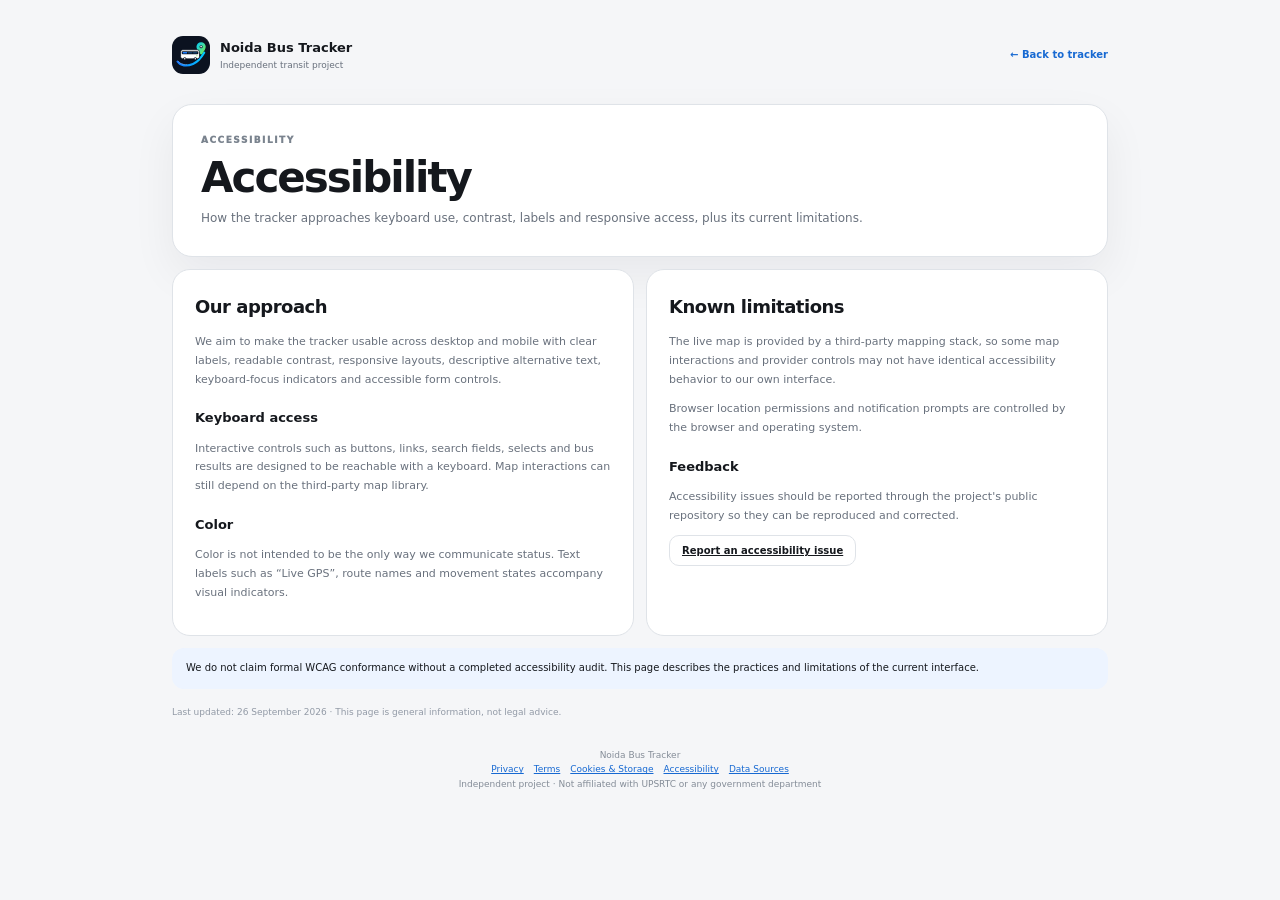
<file: frontend/accessibility.html>
<!DOCTYPE html><html lang="en"><head><meta charset="UTF-8"><meta name="viewport" content="width=device-width,initial-scale=1.0"><meta name="theme-color" content="#f5f6f8"><title>Accessibility · Noida Bus Tracker</title><link rel="icon" href="assets/noida-bus-tracker-mark.svg" type="image/svg+xml"><link rel="stylesheet" href="legal.css"></head><body><div class="legal-wrap"><nav class="legal-top"><a class="legal-brand" href="./"><img class="legal-brand-mark" src="assets/noida-bus-tracker-mark.svg" alt="Noida Bus Tracker logo"><span><strong>Noida Bus Tracker</strong><small>Independent transit project</small></span></a><a class="legal-back" href="./">← Back to tracker</a></nav><section class="legal-hero"><div class="legal-kicker">ACCESSIBILITY</div><h1>Accessibility</h1><p>How the tracker approaches keyboard use, contrast, labels and responsive access, plus its current limitations.</p></section><section class="legal-grid"><article class="legal-card"><h2>Our approach</h2><p>We aim to make the tracker usable across desktop and mobile with clear labels, readable contrast, responsive layouts, descriptive alternative text, keyboard-focus indicators and accessible form controls.</p><h3>Keyboard access</h3><p>Interactive controls such as buttons, links, search fields, selects and bus results are designed to be reachable with a keyboard. Map interactions can still depend on the third-party map library.</p><h3>Color</h3><p>Color is not intended to be the only way we communicate status. Text labels such as “Live GPS”, route names and movement states accompany visual indicators.</p></article><article class="legal-card"><h2>Known limitations</h2><p>The live map is provided by a third-party mapping stack, so some map interactions and provider controls may not have identical accessibility behavior to our own interface.</p><p>Browser location permissions and notification prompts are controlled by the browser and operating system.</p><h3>Feedback</h3><p>Accessibility issues should be reported through the project's public repository so they can be reproduced and corrected.</p><a class="legal-btn secondary" href="https://github.com/Aryan1684/noida-bus-tracker/issues">Report an accessibility issue</a></article></section><div class="legal-note">We do not claim formal WCAG conformance without a completed accessibility audit. This page describes the practices and limitations of the current interface.</div><div class="legal-meta">Last updated: 26 September 2026 · This page is general information, not legal advice.</div><footer class="legal-footer"><span>Noida Bus Tracker</span><div><a href="privacy.html">Privacy</a><a href="terms.html">Terms</a><a href="cookies.html">Cookies & Storage</a><a href="accessibility.html">Accessibility</a><a href="data-sources.html">Data Sources</a></div><div>Independent project · Not affiliated with UPSRTC or any government department</div></footer></div></body></html>
</file>
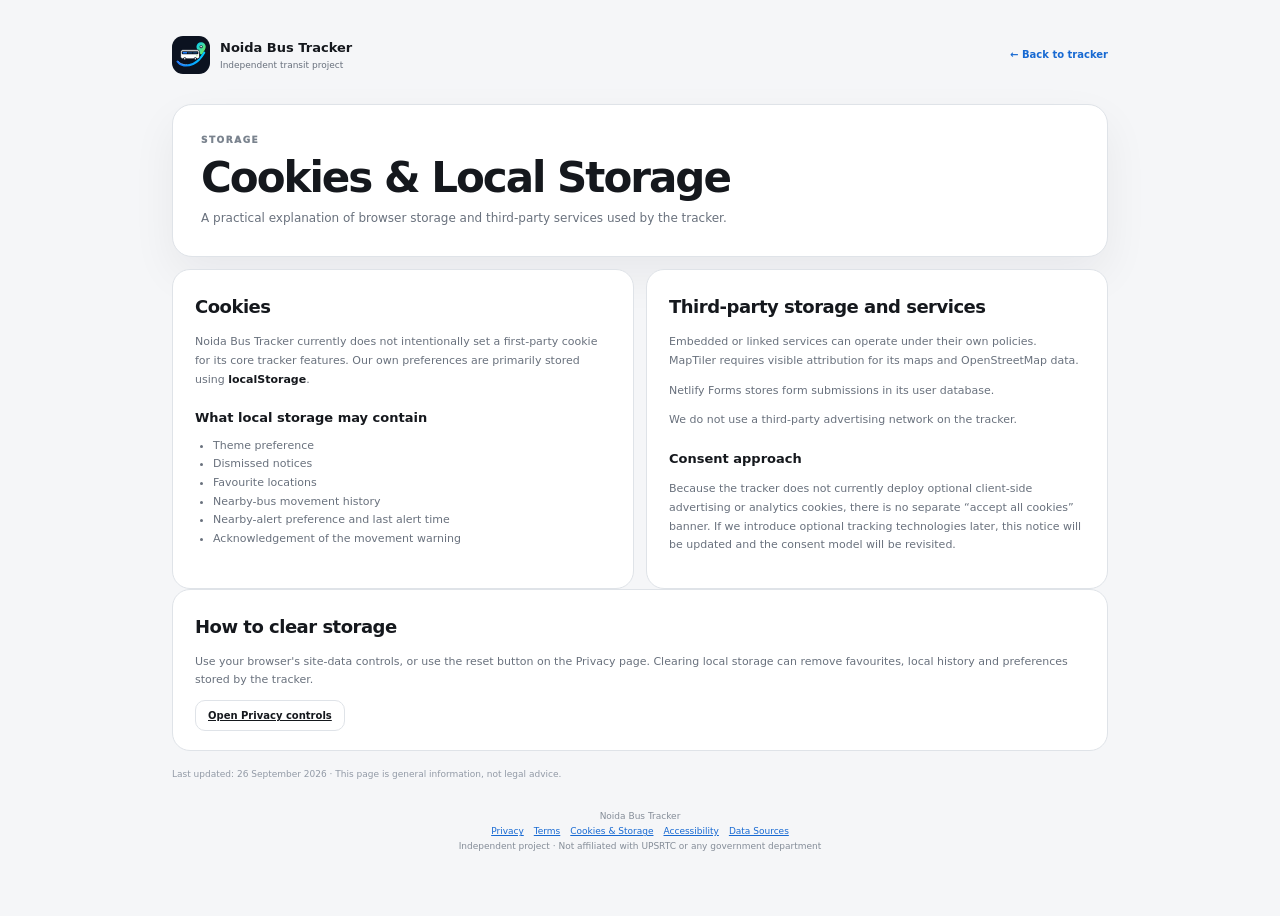
<file: frontend/cookies.html>
<!DOCTYPE html><html lang="en"><head><meta charset="UTF-8"><meta name="viewport" content="width=device-width,initial-scale=1.0"><meta name="theme-color" content="#f5f6f8"><title>Cookies & Local Storage · Noida Bus Tracker</title><link rel="icon" href="assets/noida-bus-tracker-mark.svg" type="image/svg+xml"><link rel="stylesheet" href="legal.css"></head><body><div class="legal-wrap"><nav class="legal-top"><a class="legal-brand" href="./"><img class="legal-brand-mark" src="assets/noida-bus-tracker-mark.svg" alt="Noida Bus Tracker logo"><span><strong>Noida Bus Tracker</strong><small>Independent transit project</small></span></a><a class="legal-back" href="./">← Back to tracker</a></nav><section class="legal-hero"><div class="legal-kicker">STORAGE</div><h1>Cookies & Local Storage</h1><p>A practical explanation of browser storage and third-party services used by the tracker.</p></section><section class="legal-grid"><article class="legal-card"><h2>Cookies</h2><p>Noida Bus Tracker currently does not intentionally set a first-party cookie for its core tracker features. Our own preferences are primarily stored using <strong>localStorage</strong>.</p><h3>What local storage may contain</h3><ul><li>Theme preference</li><li>Dismissed notices</li><li>Favourite locations</li><li>Nearby-bus movement history</li><li>Nearby-alert preference and last alert time</li><li>Acknowledgement of the movement warning</li></ul></article><article class="legal-card"><h2>Third-party storage and services</h2><p>Embedded or linked services can operate under their own policies. MapTiler requires visible attribution for its maps and OpenStreetMap data. </p><p>Netlify Forms stores form submissions in its user database. </p><p>We do not use a third-party advertising network on the tracker.</p><h3>Consent approach</h3><p>Because the tracker does not currently deploy optional client-side advertising or analytics cookies, there is no separate “accept all cookies” banner. If we introduce optional tracking technologies later, this notice will be updated and the consent model will be revisited.</p></article></section><section class="legal-card"><h2>How to clear storage</h2><p>Use your browser's site-data controls, or use the reset button on the Privacy page. Clearing local storage can remove favourites, local history and preferences stored by the tracker.</p><a class="legal-btn secondary" href="privacy.html">Open Privacy controls</a></section><div class="legal-meta">Last updated: 26 September 2026 · This page is general information, not legal advice.</div><footer class="legal-footer"><span>Noida Bus Tracker</span><div><a href="privacy.html">Privacy</a><a href="terms.html">Terms</a><a href="cookies.html">Cookies & Storage</a><a href="accessibility.html">Accessibility</a><a href="data-sources.html">Data Sources</a></div><div>Independent project · Not affiliated with UPSRTC or any government department</div></footer></div></body></html>
</file>
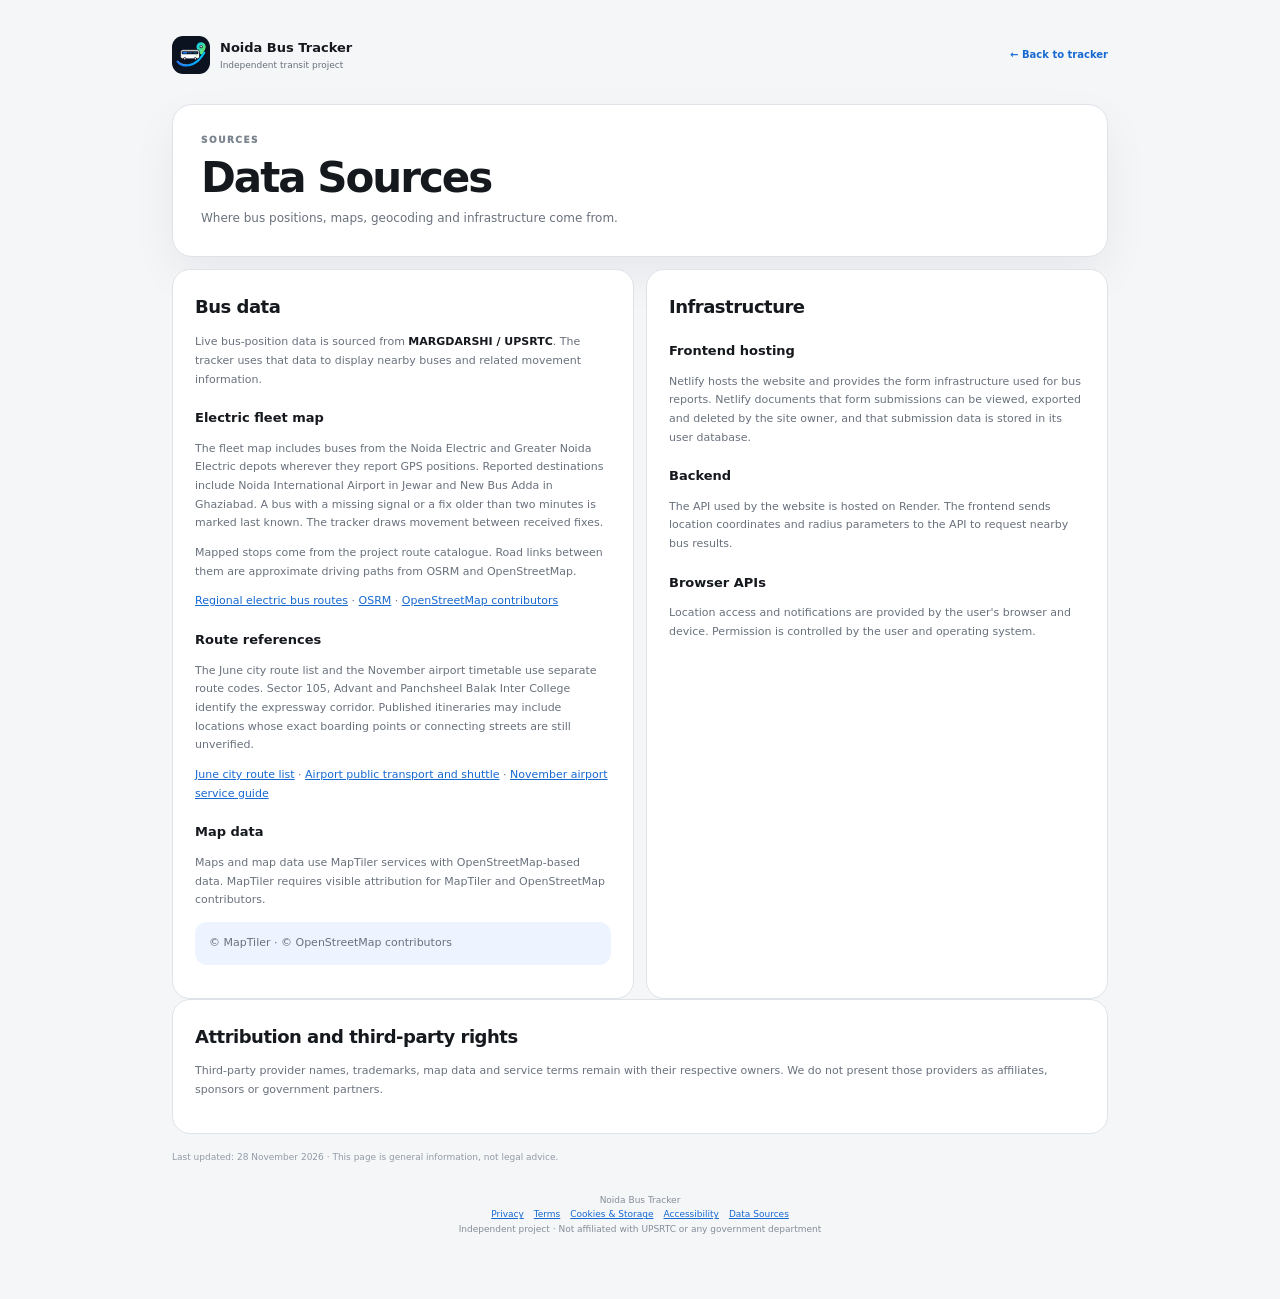
<file: frontend/data-sources.html>
<!DOCTYPE html><html lang="en"><head><meta charset="UTF-8"><meta name="viewport" content="width=device-width,initial-scale=1.0"><meta name="theme-color" content="#f5f6f8"><title>Data Sources · Noida Bus Tracker</title><link rel="icon" href="assets/noida-bus-tracker-mark.svg" type="image/svg+xml"><link rel="stylesheet" href="legal.css"></head><body><div class="legal-wrap"><nav class="legal-top"><a class="legal-brand" href="./"><img class="legal-brand-mark" src="assets/noida-bus-tracker-mark.svg" alt="Noida Bus Tracker logo"><span><strong>Noida Bus Tracker</strong><small>Independent transit project</small></span></a><a class="legal-back" href="./">← Back to tracker</a></nav><section class="legal-hero"><div class="legal-kicker">SOURCES</div><h1>Data Sources</h1><p>Where bus positions, maps, geocoding and infrastructure come from.</p></section><section class="legal-grid"><article class="legal-card"><h2>Bus data</h2><p>Live bus-position data is sourced from <strong>MARGDARSHI / UPSRTC</strong>. The tracker uses that data to display nearby buses and related movement information.</p><h3>Electric fleet map</h3><p>The fleet map includes buses from the Noida Electric and Greater Noida Electric depots wherever they report GPS positions. Reported destinations include Noida International Airport in Jewar and New Bus Adda in Ghaziabad. A bus with a missing signal or a fix older than two minutes is marked last known. The tracker draws movement between received fixes.</p><p>Mapped stops come from the project route catalogue. Road links between them are approximate driving paths from OSRM and OpenStreetMap. </p><p><a href="https://www.ndtv.com/india-news/yogi-adityanath-flags-off-45-electric-buses-in-up-inaugurates-noida-depot-11627518">Regional electric bus routes</a> · <a href="https://project-osrm.org/">OSRM</a> · <a href="https://www.openstreetmap.org/copyright">OpenStreetMap contributors</a></p><h3>Route references</h3><p>The June city route list and the November airport timetable use separate route codes. Sector 105, Advant and Panchsheel Balak Inter College identify the expressway corridor. Published itineraries may include locations whose exact boarding points or connecting streets are still unverified.</p><p><a href="https://ndtv.in/utility-news/noida-greater-noida-e-buses-new-routes-released-check-full-list-11642604">June city route list</a> · <a href="https://www.niairport.in/en/passengers/transport/transport/public-transport">Airport public transport and shuttle</a> · <a href="https://nia-bus-schedule.netlify.app/">November airport service guide</a></p><h3>Map data</h3><p>Maps and map data use MapTiler services with OpenStreetMap-based data. MapTiler requires visible attribution for MapTiler and OpenStreetMap contributors. </p><p class="legal-note">© MapTiler · © OpenStreetMap contributors</p></article><article class="legal-card"><h2>Infrastructure</h2><h3>Frontend hosting</h3><p>Netlify hosts the website and provides the form infrastructure used for bus reports. Netlify documents that form submissions can be viewed, exported and deleted by the site owner, and that submission data is stored in its user database. </p><h3>Backend</h3><p>The API used by the website is hosted on Render. The frontend sends location coordinates and radius parameters to the API to request nearby bus results.</p><h3>Browser APIs</h3><p>Location access and notifications are provided by the user's browser and device. Permission is controlled by the user and operating system.</p></article></section><section class="legal-card"><h2>Attribution and third-party rights</h2><p>Third-party provider names, trademarks, map data and service terms remain with their respective owners. We do not present those providers as affiliates, sponsors or government partners.</p></section><div class="legal-meta">Last updated: 28 November 2026 · This page is general information, not legal advice.</div><footer class="legal-footer"><span>Noida Bus Tracker</span><div><a href="privacy.html">Privacy</a><a href="terms.html">Terms</a><a href="cookies.html">Cookies & Storage</a><a href="accessibility.html">Accessibility</a><a href="data-sources.html">Data Sources</a></div><div>Independent project · Not affiliated with UPSRTC or any government department</div></footer></div></body></html>
</file>
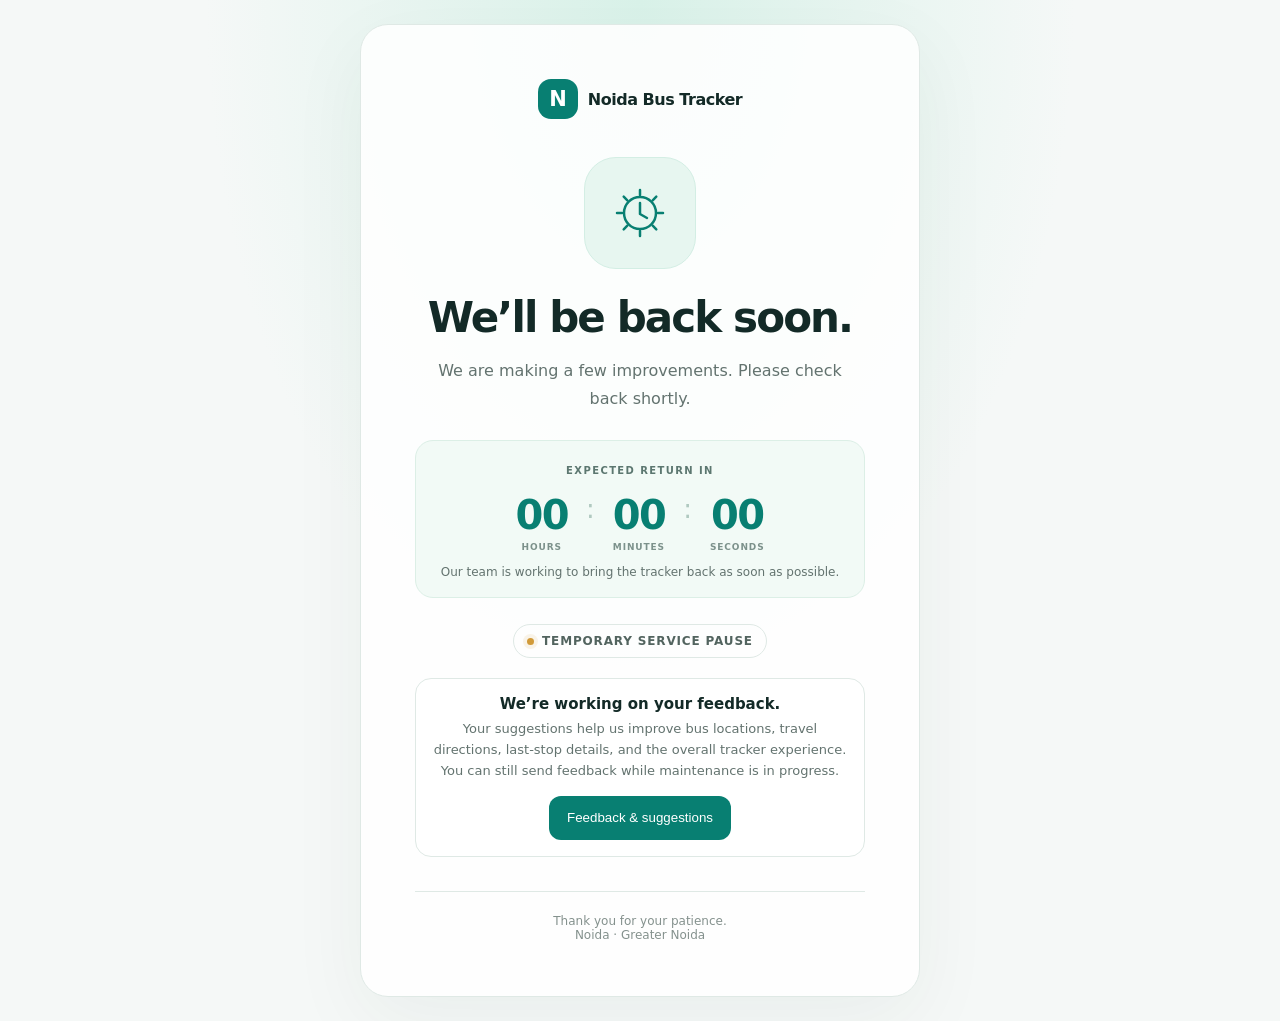
<file: frontend/maintenance.html>
<!doctype html>
<html lang="en">
<head>
<meta charset="utf-8">
<meta name="viewport" content="width=device-width, initial-scale=1">
<meta name="theme-color" content="#f5f8f7">
<meta name="robots" content="noindex, nofollow">
<title>Temporarily unavailable | Noida Bus Tracker</title>
<style>
:root{color-scheme:light;--ink:#132a27;--muted:#63736f;--teal:#087f72;--line:#dfe9e5;--paper:#fff}
*{box-sizing:border-box}body{margin:0;min-height:100svh;background:radial-gradient(ellipse at 50% 0%,#d9f2e9 0,transparent 48%),#f5f8f7;color:var(--ink);font-family:Inter,ui-sans-serif,system-ui,-apple-system,BlinkMacSystemFont,"Segoe UI",sans-serif;display:grid;place-items:center;padding:24px}
main{width:min(100%,560px);text-align:center;background:rgba(255,255,255,.88);border:1px solid var(--line);border-radius:28px;padding:clamp(28px,6vw,54px);box-shadow:0 24px 80px #173b2c0d}
.brand{display:inline-flex;align-items:center;gap:10px;font-weight:750;letter-spacing:-.03em;margin-bottom:38px}.mark{width:40px;height:40px;display:grid;place-items:center;border-radius:13px;background:var(--teal);color:#fff;font-size:21px}
.visual{width:112px;height:112px;margin:0 auto 26px;display:grid;place-items:center;border-radius:32px;background:#e7f6f0;border:1px solid #d3eee4;color:var(--teal)}
h1{font-size:clamp(30px,6vw,42px);line-height:1.1;letter-spacing:-.045em;margin:0 0 16px}p{font-size:16px;line-height:1.75;color:var(--muted);margin:0 auto;max-width:420px}
.status{display:inline-flex;align-items:center;gap:8px;margin:26px 0 0;padding:9px 13px;border:1px solid var(--line);border-radius:99px;font-size:12px;font-weight:700;letter-spacing:.07em;text-transform:uppercase;color:#52645f}.dot{width:7px;height:7px;background:#d19a39;border-radius:50%;box-shadow:0 0 0 4px #d19a391c}
.countdown{margin:27px 0 0;padding:18px 12px 14px;background:#f2faf6;border:1px solid #dcefe6;border-radius:18px}.countdown-label{font-size:10px;font-weight:800;letter-spacing:.14em;color:#5c7770}.timer{display:flex;align-items:center;justify-content:center;gap:clamp(8px,3vw,18px);margin:14px 0 8px;font-variant-numeric:tabular-nums}.timer span{display:flex;flex-direction:column;gap:4px;min-width:52px}.timer b{font-size:clamp(27px,7vw,40px);letter-spacing:-.04em;color:var(--teal)}.timer small{font-size:9px;font-weight:800;letter-spacing:.1em;color:#7c918b}.timer i{font-style:normal;font-size:26px;color:#b0c9c0;align-self:flex-start;margin-top:2px}.countdown #countdownNote{font-size:12px;margin-top:10px}.visual{animation:float 3s ease-in-out infinite}.visual svg{animation:spin 18s linear infinite}@keyframes float{0%,100%{transform:translateY(0)}50%{transform:translateY(-6px)}}@keyframes spin{to{transform:rotate(360deg)}}@media(prefers-reduced-motion:reduce){*,*::before,*::after{animation:none!important;scroll-behavior:auto!important}}footer{margin-top:34px;padding-top:22px;border-top:1px solid var(--line);font-size:12px;color:#84918d}.feedback-note{margin:20px auto 0;padding:16px;border:1px solid var(--line);border-radius:16px;background:#fff}.feedback-note strong{display:block;font-size:15px;margin-bottom:6px}.feedback-note p{font-size:13px;line-height:1.6}.feedback-button,.feedback-submit{display:inline-flex;align-items:center;justify-content:center;min-height:44px;margin-top:14px;padding:0 18px;border:0;border-radius:12px;background:var(--teal);color:#fff;font:700 14px inherit;text-decoration:none;cursor:pointer}.feedback-form{display:none;margin-top:16px;text-align:left}.feedback-form.open{display:block}.feedback-form label{display:block;margin:12px 0 6px;font-size:12px;font-weight:700;color:#405750}.feedback-form select,.feedback-form textarea{width:100%;border:1px solid var(--line);border-radius:10px;padding:11px;font:inherit;color:var(--ink);background:#fff}.feedback-form textarea{min-height:100px;resize:vertical}.feedback-form .help{font-size:11px;margin-top:9px}.feedback-status{font-size:12px;margin-top:10px}.feedback-submit:disabled{opacity:.6;cursor:wait}.feedback-button:focus-visible,.feedback-submit:focus-visible{outline:3px solid #8ed7c6;outline-offset:3px}
@media(max-width:420px){body{padding:14px}main{border-radius:22px}.brand{margin-bottom:30px}}
</style>
</head>
<body>
<main>
  <div class="brand"><span class="mark">N</span><span>Noida Bus Tracker</span></div>
  <div class="visual" aria-hidden="true"><svg width="60" height="60" viewBox="0 0 60 60" fill="none"><path d="M30 7v5M30 48v5M7 30h5M48 30h5M13.7 13.7l3.6 3.6m25.4 25.4 3.6 3.6m0-32.6-3.6 3.6M17.3 42.7l-3.6 3.6" stroke="currentColor" stroke-width="2.5" stroke-linecap="round"/><circle cx="30" cy="30" r="16" stroke="currentColor" stroke-width="2.5"/><path d="M30 20v11l7 4" stroke="currentColor" stroke-width="2.5" stroke-linecap="round" stroke-linejoin="round"/></svg></div>
  <h1>We’ll be back soon.</h1>
  <p id="message">We are making a few improvements. Please check back shortly.</p>
  <div class="countdown" aria-live="polite"><span class="countdown-label">EXPECTED RETURN IN</span><div class="timer" id="countdown"><span><b id="hours">00</b><small>HOURS</small></span><i>:</i><span><b id="minutes">00</b><small>MINUTES</small></span><i>:</i><span><b id="seconds">00</b><small>SECONDS</small></span></div><p id="countdownNote">We’ll automatically restore service when the timer ends.</p></div><div class="status"><span class="dot"></span> Temporary service pause</div>
  <section class="feedback-note" aria-labelledby="feedbackHeading">
    <strong id="feedbackHeading">We’re working on your feedback.</strong>
    <p>Your suggestions help us improve bus locations, travel directions, last-stop details, and the overall tracker experience. You can still send feedback while maintenance is in progress.</p>
    <button class="feedback-button" id="feedbackToggle" type="button" aria-expanded="false" aria-controls="maintenanceFeedbackForm">Feedback &amp; suggestions</button>
    <form class="feedback-form" id="maintenanceFeedbackForm">
      <label for="feedbackRating">How would you rate the tracker?</label>
      <select id="feedbackRating" required><option value="">Choose a rating</option><option value="5">5 · Excellent</option><option value="4">4 · Good</option><option value="3">3 · Okay</option><option value="2">2 · Poor</option><option value="1">1 · Very poor</option></select>
      <label for="feedbackType">What is your feedback about?</label>
      <select id="feedbackType" required><option value="">Choose a category</option><option value="general">General</option><option value="bus-data">Bus data / accuracy</option><option value="location">Location / map</option><option value="performance">Speed / performance</option><option value="design">Design / usability</option><option value="bug">Bug or problem</option><option value="other">Other</option></select>
      <label for="feedbackMessage">Your feedback or suggestion</label>
      <textarea id="feedbackMessage" maxlength="1000" required placeholder="What should we improve?"></textarea>
      <p class="help">Please do not include personal information such as your phone number or address.</p>
      <button class="feedback-submit" id="feedbackSubmit" type="submit">Send feedback</button>
      <p class="feedback-status" id="feedbackStatus" aria-live="polite"></p>
    </form>
  </section>
  <footer>Thank you for your patience.<br>Noida · Greater Noida</footer>
</main>
<script>
(function(){
  var endpoint=/^deploy-preview-\d+--noidabus\.netlify\.app$/.test(location.hostname) ? "/fleet-data/api/maintenance" : "https://noida-bus-tracker.onrender.com/api/maintenance";
  var feedbackEndpoint="https://api.web3forms.com/submit";
  var feedbackAccessKey="9f660460-b738-4ab4-88ae-2f986f049c5d";
  var endAt=null;
  var timer=document.getElementById("countdown");
  var note=document.getElementById("countdownNote");
  var statusCheckInFlight=false;
  var redirecting=false;
  function pad(n){return String(n).padStart(2,"0")}
  function returnToTracker(){
    if(redirecting)return;
    redirecting=true;
    note.textContent="Maintenance has ended. Returning you to the tracker…";
    window.location.replace("./");
  }
  function tick(){
    if(!endAt){timer.hidden=true;note.textContent="Our team is working to bring the tracker back as soon as possible.";return}
    timer.hidden=false;
    var total=Math.max(0,Math.floor((endAt-Date.now())/1000));
    document.getElementById("hours").textContent=pad(Math.floor(total/3600));
    document.getElementById("minutes").textContent=pad(Math.floor(total%3600/60));
    document.getElementById("seconds").textContent=pad(total%60);
    if(total<=0){
      note.textContent="Maintenance window ended. Returning to the tracker…";
      checkStatus();
      return;
    }
    note.textContent="Service is scheduled to return when this countdown reaches zero.";
  }
  function checkStatus(){
    if(statusCheckInFlight||redirecting)return;
    statusCheckInFlight=true;
    fetch(endpoint,{cache:"no-store"}).then(function(response){
      if(!response.ok)throw new Error("status unavailable");
      return response.json();
    }).then(function(state){
      if(!state.enabled){returnToTracker();return}
      document.getElementById("message").textContent=state.message||"We are making a few improvements. Please check back shortly.";
      endAt=state.expires_at==null?null:Number(state.expires_at);
      if(!Number.isFinite(endAt))endAt=null;
      timer.hidden=!endAt;
      tick();
    }).catch(function(){
      note.textContent="We’re still working on it. We’ll keep checking service status.";
    }).finally(function(){statusCheckInFlight=false;});
  }
  var feedbackToggle=document.getElementById("feedbackToggle");
  var feedbackForm=document.getElementById("maintenanceFeedbackForm");
  var feedbackStatus=document.getElementById("feedbackStatus");
  var feedbackSubmit=document.getElementById("feedbackSubmit");
  if(feedbackToggle&&feedbackForm){
    feedbackToggle.addEventListener("click",function(){
      var open=feedbackForm.classList.toggle("open");
      feedbackToggle.setAttribute("aria-expanded",String(open));
      feedbackToggle.textContent=open?"Hide feedback form":"Feedback & suggestions";
      if(open)document.getElementById("feedbackRating").focus();
    });
    feedbackForm.addEventListener("submit",function(event){
      event.preventDefault();
      if(!feedbackForm.reportValidity())return;
      feedbackSubmit.disabled=true;
      feedbackStatus.textContent="Sending your feedback…";
      var payload={
        access_key:feedbackAccessKey,
        subject:"Noida Bus Tracker - Feedback (Maintenance Page)",
        from_name:"Noida Bus Tracker",
        rating:document.getElementById("feedbackRating").value,
        feedback_type:document.getElementById("feedbackType").value,
        message:document.getElementById("feedbackMessage").value.trim(),
        time:new Date().toLocaleString("en-IN",{dateStyle:"medium",timeStyle:"short"})
      };
      fetch(feedbackEndpoint,{method:"POST",headers:{"Content-Type":"application/json","Accept":"application/json"},body:JSON.stringify(payload)})
        .then(function(response){return response.json().then(function(data){if(!response.ok||!data.success)throw new Error(data.message||"failed");return data;});})
        .then(function(){
          feedbackForm.reset();
          feedbackStatus.textContent="Feedback received. Thank you for helping us improve the tracker.";
          feedbackSubmit.textContent="Feedback sent";
        })
        .catch(function(){feedbackStatus.textContent="Could not send feedback right now. Please try again later.";})
        .finally(function(){feedbackSubmit.disabled=false;});
    });
  }
  checkStatus();
  setInterval(tick,1000);
  setInterval(checkStatus,5000);
})();
</script>
</body>
</html>
</file>
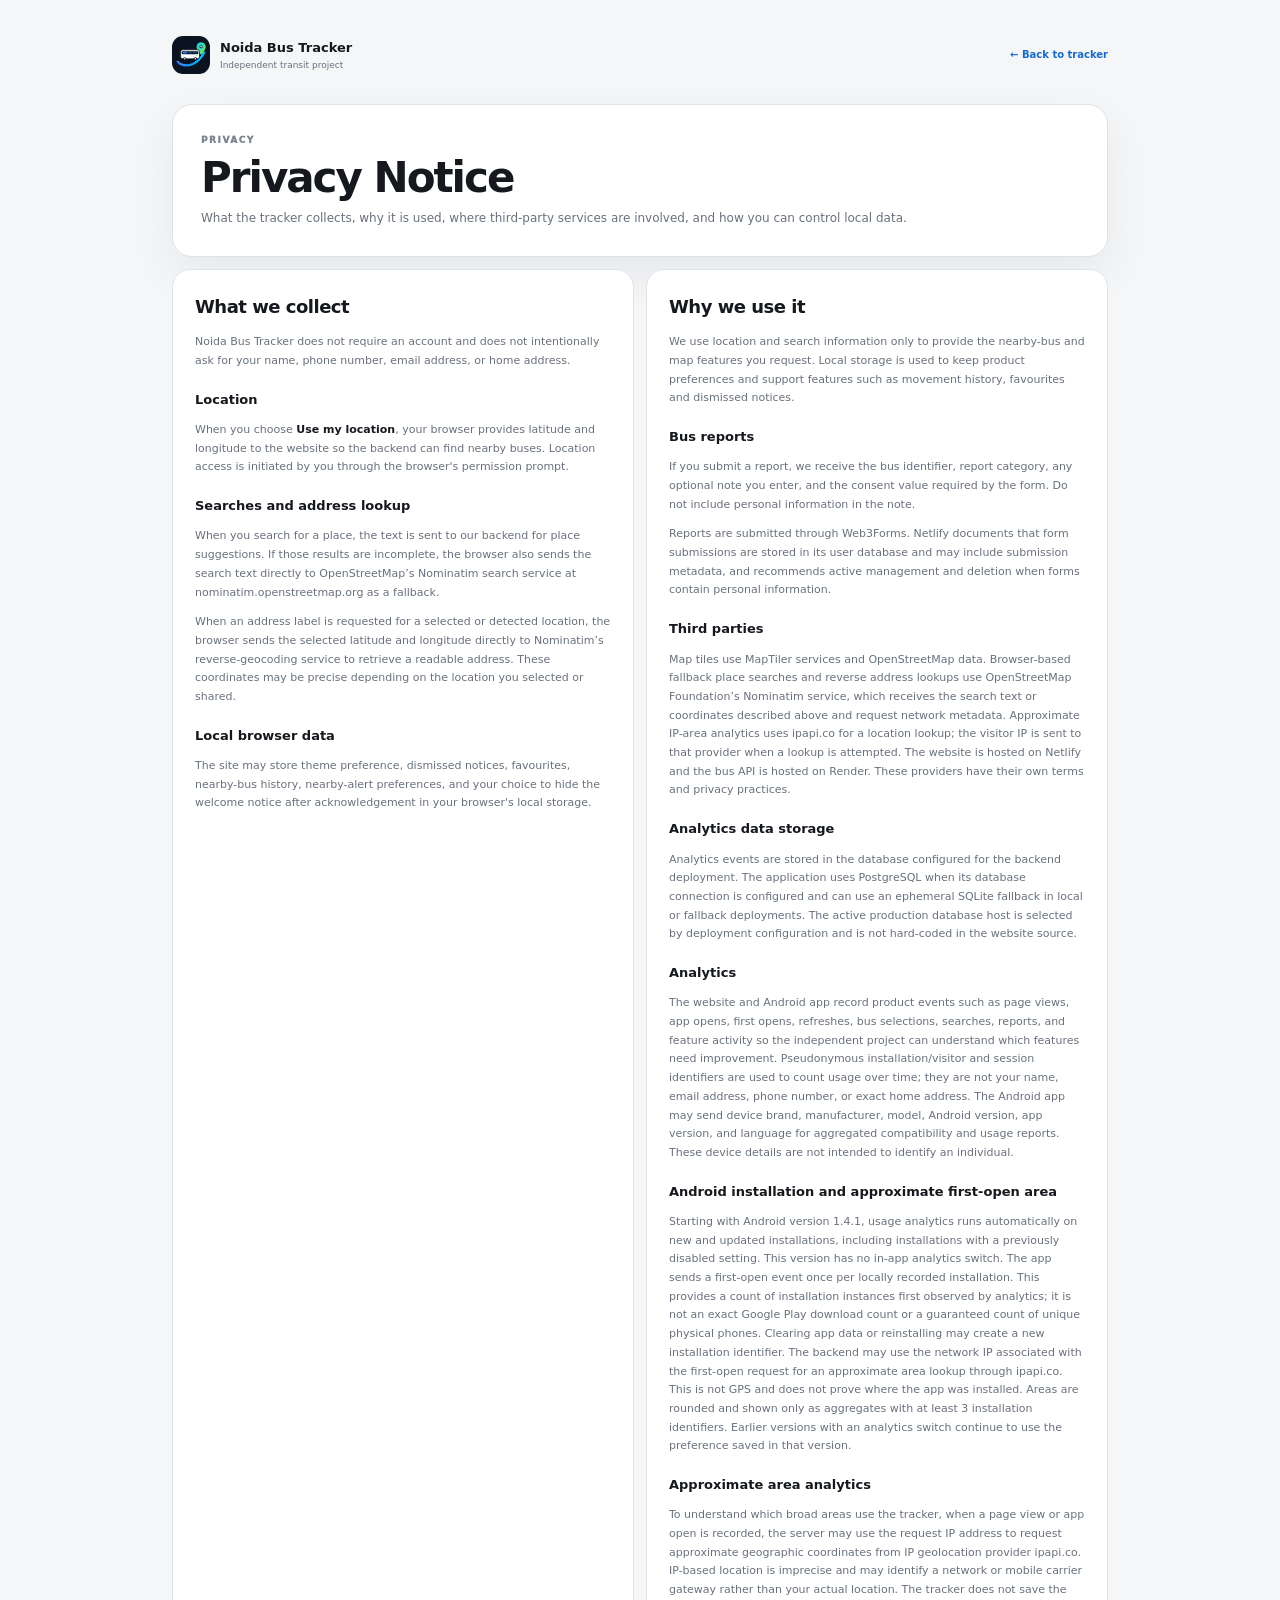
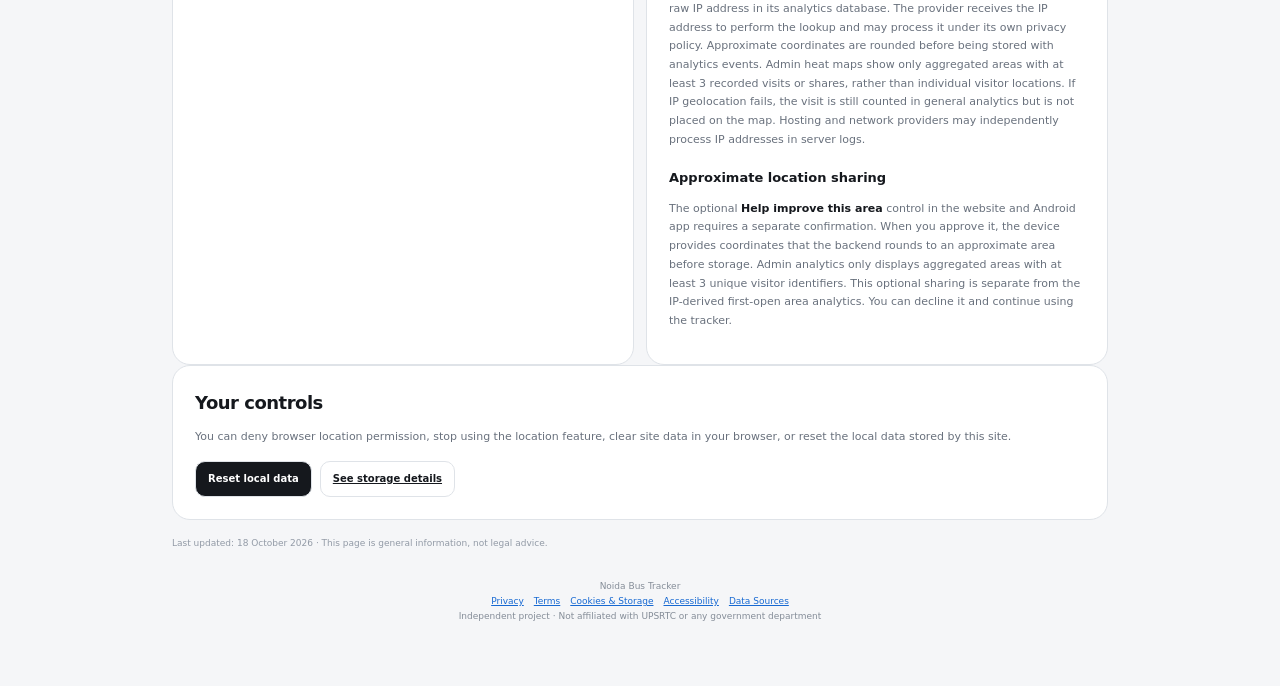
<file: frontend/privacy.html>
<!DOCTYPE html><html lang="en"><head><meta charset="UTF-8"><meta name="viewport" content="width=device-width,initial-scale=1.0"><meta name="theme-color" content="#f5f6f8"><title>Privacy Notice · Noida Bus Tracker</title><link rel="icon" href="assets/noida-bus-tracker-mark.svg" type="image/svg+xml"><link rel="stylesheet" href="legal.css?v=2"></head><body><div class="legal-wrap"><nav class="legal-top"><a class="legal-brand" href="./"><img class="legal-brand-mark" src="assets/noida-bus-tracker-mark.svg" alt="Noida Bus Tracker logo"><span><strong>Noida Bus Tracker</strong><small>Independent transit project</small></span></a><a class="legal-back" href="./">← Back to tracker</a></nav><section class="legal-hero"><div class="legal-kicker">PRIVACY</div><h1>Privacy Notice</h1><p>What the tracker collects, why it is used, where third-party services are involved, and how you can control local data.</p></section><section class="legal-grid"><article class="legal-card"><h2>What we collect</h2><p>Noida Bus Tracker does not require an account and does not intentionally ask for your name, phone number, email address, or home address.</p><h3>Location</h3><p>When you choose <strong>Use my location</strong>, your browser provides latitude and longitude to the website so the backend can find nearby buses. Location access is initiated by you through the browser's permission prompt.</p><h3>Searches and address lookup</h3><p>When you search for a place, the text is sent to our backend for place suggestions. If those results are incomplete, the browser also sends the search text directly to OpenStreetMap’s Nominatim search service at nominatim.openstreetmap.org as a fallback.</p><p>When an address label is requested for a selected or detected location, the browser sends the selected latitude and longitude directly to Nominatim’s reverse-geocoding service to retrieve a readable address. These coordinates may be precise depending on the location you selected or shared.</p><h3>Local browser data</h3><p>The site may store theme preference, dismissed notices, favourites, nearby-bus history, nearby-alert preferences, and your choice to hide the welcome notice after acknowledgement in your browser's local storage.</p></article><article class="legal-card"><h2>Why we use it</h2><p>We use location and search information only to provide the nearby-bus and map features you request. Local storage is used to keep product preferences and support features such as movement history, favourites and dismissed notices.</p><h3>Bus reports</h3><p>If you submit a report, we receive the bus identifier, report category, any optional note you enter, and the consent value required by the form. Do not include personal information in the note.</p><p>Reports are submitted through Web3Forms. Netlify documents that form submissions are stored in its user database and may include submission metadata, and recommends active management and deletion when forms contain personal information. </p><h3>Third parties</h3><p>Map tiles use MapTiler services and OpenStreetMap data. Browser-based fallback place searches and reverse address lookups use OpenStreetMap Foundation’s Nominatim service, which receives the search text or coordinates described above and request network metadata. Approximate IP-area analytics uses ipapi.co for a location lookup; the visitor IP is sent to that provider when a lookup is attempted. The website is hosted on Netlify and the bus API is hosted on Render. These providers have their own terms and privacy practices.</p><h3>Analytics data storage</h3><p>Analytics events are stored in the database configured for the backend deployment. The application uses PostgreSQL when its database connection is configured and can use an ephemeral SQLite fallback in local or fallback deployments. The active production database host is selected by deployment configuration and is not hard-coded in the website source.</p><h3>Analytics</h3><p>The website and Android app record product events such as page views, app opens, first opens, refreshes, bus selections, searches, reports, and feature activity so the independent project can understand which features need improvement. Pseudonymous installation/visitor and session identifiers are used to count usage over time; they are not your name, email address, phone number, or exact home address. The Android app may send device brand, manufacturer, model, Android version, app version, and language for aggregated compatibility and usage reports. These device details are not intended to identify an individual.</p><h3>Android installation and approximate first-open area</h3><p>Starting with Android version 1.4.1, usage analytics runs automatically on new and updated installations, including installations with a previously disabled setting. This version has no in-app analytics switch. The app sends a first-open event once per locally recorded installation. This provides a count of installation instances first observed by analytics; it is not an exact Google Play download count or a guaranteed count of unique physical phones. Clearing app data or reinstalling may create a new installation identifier. The backend may use the network IP associated with the first-open request for an approximate area lookup through ipapi.co. This is not GPS and does not prove where the app was installed. Areas are rounded and shown only as aggregates with at least 3 installation identifiers. Earlier versions with an analytics switch continue to use the preference saved in that version.</p><h3>Approximate area analytics</h3><p>To understand which broad areas use the tracker, when a page view or app open is recorded, the server may use the request IP address to request approximate geographic coordinates from IP geolocation provider ipapi.co. IP-based location is imprecise and may identify a network or mobile carrier gateway rather than your actual location. The tracker does not save the raw IP address in its analytics database. The provider receives the IP address to perform the lookup and may process it under its own privacy policy. Approximate coordinates are rounded before being stored with analytics events. Admin heat maps show only aggregated areas with at least 3 recorded visits or shares, rather than individual visitor locations. If IP geolocation fails, the visit is still counted in general analytics but is not placed on the map. Hosting and network providers may independently process IP addresses in server logs.</p><h3>Approximate location sharing</h3><p>The optional <strong>Help improve this area</strong> control in the website and Android app requires a separate confirmation. When you approve it, the device provides coordinates that the backend rounds to an approximate area before storage. Admin analytics only displays aggregated areas with at least 3 unique visitor identifiers. This optional sharing is separate from the IP-derived first-open area analytics. You can decline it and continue using the tracker.</p></article></section><section class="legal-card"><h2>Your controls</h2><p>You can deny browser location permission, stop using the location feature, clear site data in your browser, or reset the local data stored by this site.</p><div class="legal-actions"><button id="resetLocalData" class="legal-btn">Reset local data</button><a class="legal-btn secondary" href="cookies.html">See storage details</a></div><div id="resetMessage" class="legal-note hidden">Local preferences and locally stored tracker history have been cleared. Server-side bus reports are not deleted by this button.</div></section><div class="legal-meta">Last updated: 18 October 2026 · This page is general information, not legal advice.</div><script>
const resetButton=document.getElementById("resetLocalData");
const resetMessage=document.getElementById("resetMessage");

if(resetButton){
  resetButton.addEventListener("click",async()=>{
    resetButton.disabled=true;
    resetButton.textContent="Clearing…";

    const keys=[
      "noidaBusFeatureHistory",
      "noidaBusFavorites",
      "noidaNearbyAlert",
      "lastNoidaBusAlert",
      "noidaBusTheme",
      "tradeFairNoticeDismissed",
      "movementWarningAcknowledged",
      "noidaTrackerWarningAcknowledged"
    ];

    keys.forEach(key=>localStorage.removeItem(key));
    sessionStorage.removeItem("tradeFairNoticeDismissed");

    try{
      if("caches" in window){
        const cacheNames=await caches.keys();
        await Promise.all(cacheNames.map(name=>caches.delete(name)));
      }
    }catch(error){}

    resetMessage.classList.remove("hidden");
    resetMessage.textContent="✓ Local data cleared successfully. Your saved preferences, favourites, local history and alert settings were removed.";

    resetButton.textContent="✓ Data cleared";
    setTimeout(()=>window.location.reload(),1400);
  });
}
</script><footer class="legal-footer"><span>Noida Bus Tracker</span><div><a href="privacy.html">Privacy</a><a href="terms.html">Terms</a><a href="cookies.html">Cookies & Storage</a><a href="accessibility.html">Accessibility</a><a href="data-sources.html">Data Sources</a></div><div>Independent project · Not affiliated with UPSRTC or any government department</div></footer></div></body></html>
</file>
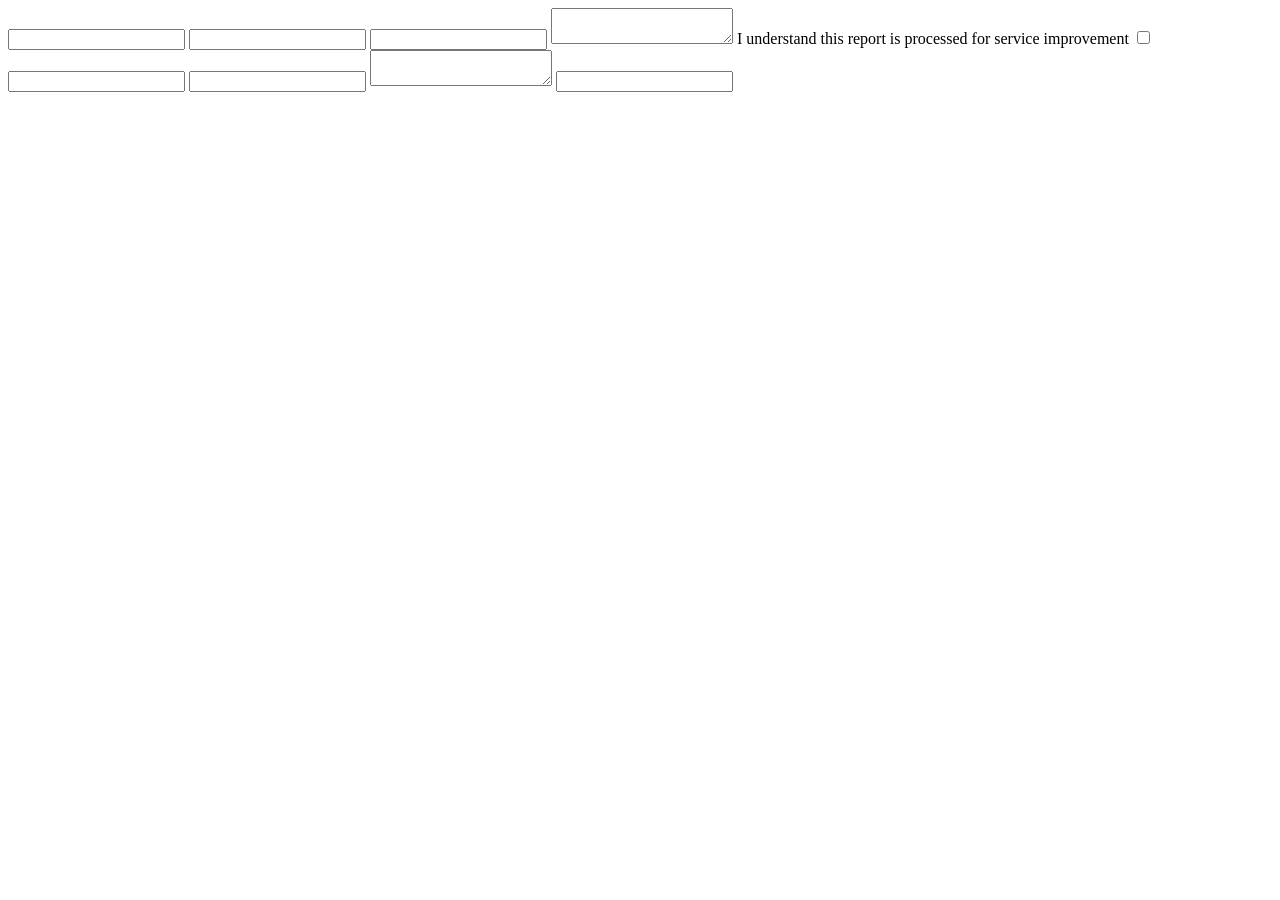
<file: frontend/reports.html>
<!DOCTYPE html>
<html lang="en">
<head>
<meta charset="UTF-8">
<meta name="viewport" content="width=device-width,initial-scale=1.0">
<title>Bus Reports · Noida Bus Tracker</title>
<link rel="icon" href="assets/noida-bus-tracker-mark.svg" type="image/svg+xml">
</head>
<body>
<form name="bus-reports" method="POST" data-netlify="true" data-netlify-honeypot="bot-field">
<input type="hidden" name="form-name" value="bus-reports">
<input name="bus_id">
<input name="report_type">
<input name="value">
<textarea name="note"></textarea>
<label>I understand this report is processed for service improvement <input type="checkbox" name="consent"></label>
<p style="position:absolute;overflow:hidden;clip:rect(0 0 0 0);height:1px;width:1px;margin:-1px;padding:0;border:0">
<label>Do not fill this out <input name="bot-field"></label>
</p>
</form>
<form name="site-feedback" method="POST" data-netlify="true" data-netlify-honeypot="bot-field">
<input type="hidden" name="form-name" value="site-feedback">
<input name="rating">
<input name="feedback_type">
<textarea name="message"></textarea>
<input name="bot-field">
</form>
</body>
</html>
</file>
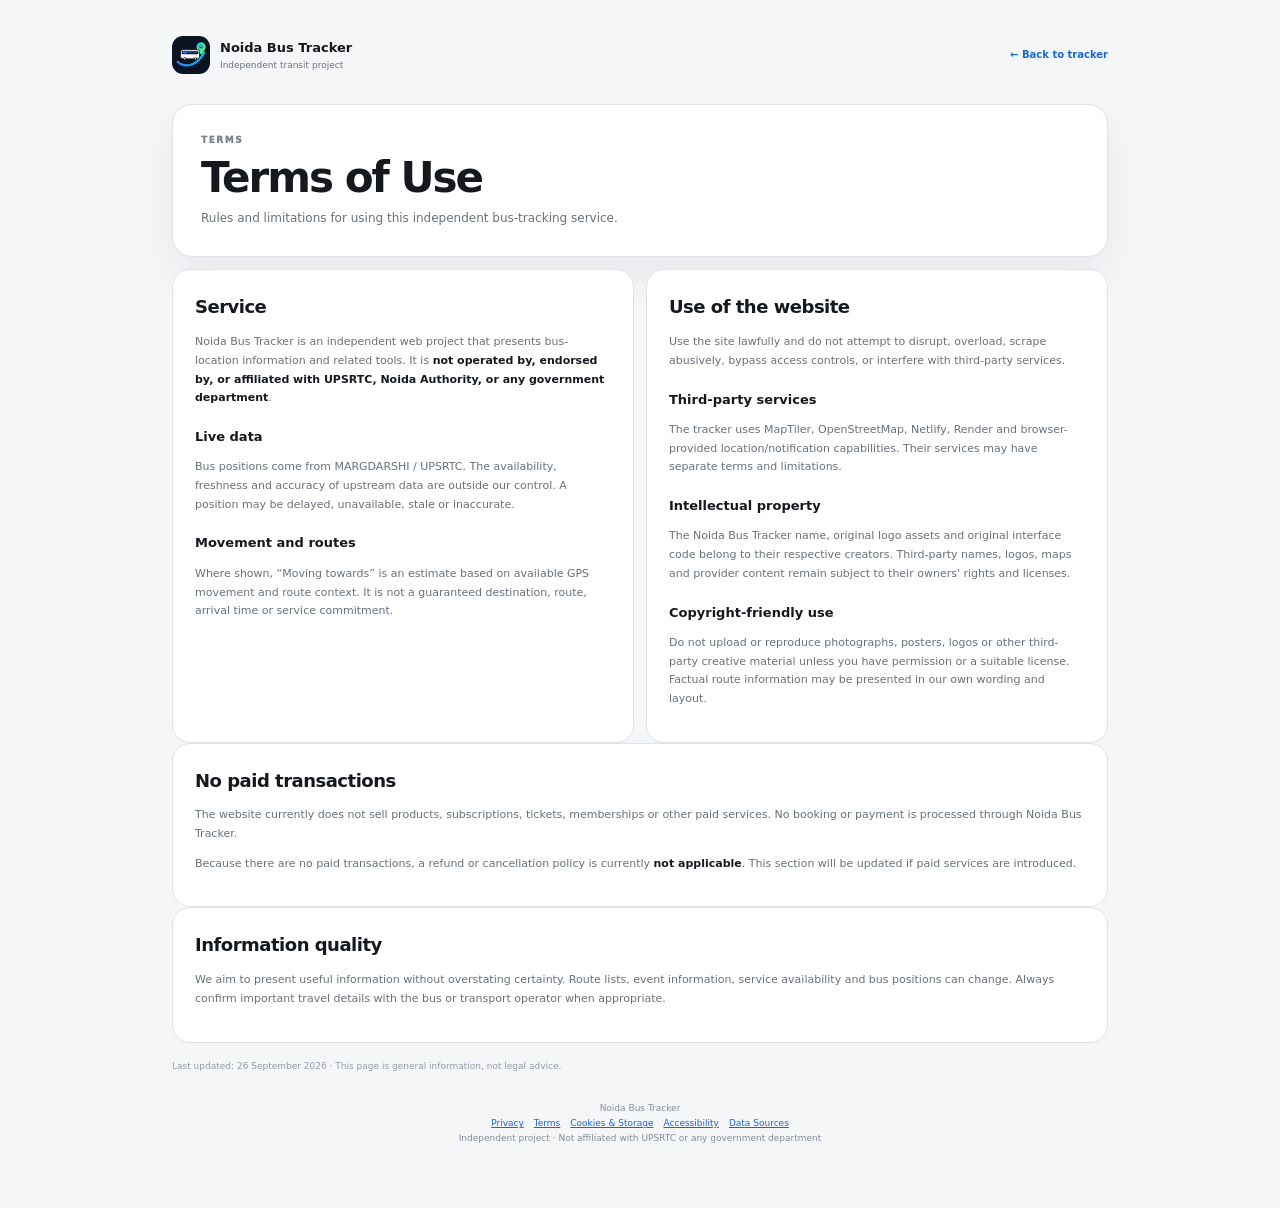
<file: frontend/terms.html>
<!DOCTYPE html><html lang="en"><head><meta charset="UTF-8"><meta name="viewport" content="width=device-width,initial-scale=1.0"><meta name="theme-color" content="#f5f6f8"><title>Terms of Use · Noida Bus Tracker</title><link rel="icon" href="assets/noida-bus-tracker-mark.svg" type="image/svg+xml"><link rel="stylesheet" href="legal.css"></head><body><div class="legal-wrap"><nav class="legal-top"><a class="legal-brand" href="./"><img class="legal-brand-mark" src="assets/noida-bus-tracker-mark.svg" alt="Noida Bus Tracker logo"><span><strong>Noida Bus Tracker</strong><small>Independent transit project</small></span></a><a class="legal-back" href="./">← Back to tracker</a></nav><section class="legal-hero"><div class="legal-kicker">TERMS</div><h1>Terms of Use</h1><p>Rules and limitations for using this independent bus-tracking service.</p></section><section class="legal-grid"><article class="legal-card"><h2>Service</h2><p>Noida Bus Tracker is an independent web project that presents bus-location information and related tools. It is <strong>not operated by, endorsed by, or affiliated with UPSRTC, Noida Authority, or any government department</strong>.</p><h3>Live data</h3><p>Bus positions come from MARGDARSHI / UPSRTC. The availability, freshness and accuracy of upstream data are outside our control. A position may be delayed, unavailable, stale or inaccurate.</p><h3>Movement and routes</h3><p>Where shown, “Moving towards” is an estimate based on available GPS movement and route context. It is not a guaranteed destination, route, arrival time or service commitment.</p></article><article class="legal-card"><h2>Use of the website</h2><p>Use the site lawfully and do not attempt to disrupt, overload, scrape abusively, bypass access controls, or interfere with third-party services.</p><h3>Third-party services</h3><p>The tracker uses MapTiler, OpenStreetMap, Netlify, Render and browser-provided location/notification capabilities. Their services may have separate terms and limitations.</p><h3>Intellectual property</h3><p>The Noida Bus Tracker name, original logo assets and original interface code belong to their respective creators. Third-party names, logos, maps and provider content remain subject to their owners' rights and licenses.</p><h3>Copyright-friendly use</h3><p>Do not upload or reproduce photographs, posters, logos or other third-party creative material unless you have permission or a suitable license. Factual route information may be presented in our own wording and layout.</p></article></section><section class="legal-card"><h2>No paid transactions</h2><p>The website currently does not sell products, subscriptions, tickets, memberships or other paid services. No booking or payment is processed through Noida Bus Tracker.</p><p>Because there are no paid transactions, a refund or cancellation policy is currently <strong>not applicable</strong>. This section will be updated if paid services are introduced.</p></section><section class="legal-card"><h2>Information quality</h2><p>We aim to present useful information without overstating certainty. Route lists, event information, service availability and bus positions can change. Always confirm important travel details with the bus or transport operator when appropriate.</p></section><div class="legal-meta">Last updated: 26 September 2026 · This page is general information, not legal advice.</div><footer class="legal-footer"><span>Noida Bus Tracker</span><div><a href="privacy.html">Privacy</a><a href="terms.html">Terms</a><a href="cookies.html">Cookies & Storage</a><a href="accessibility.html">Accessibility</a><a href="data-sources.html">Data Sources</a></div><div>Independent project · Not affiliated with UPSRTC or any government department</div></footer></div></body></html>
</file>
<file: frontend/legal.css>
*{box-sizing:border-box}html{scroll-behavior:smooth}body{margin:0;font-family:Inter,ui-sans-serif,system-ui,-apple-system,BlinkMacSystemFont,"Segoe UI",sans-serif;background:#f5f6f8;color:#15181d;line-height:1.65}a{color:#1769d2}button{font:inherit;cursor:pointer}.legal-wrap{max-width:980px;margin:auto;padding:22px}.legal-top{display:flex;align-items:center;justify-content:space-between;gap:16px;padding:14px 0 30px}.legal-brand{display:flex;align-items:center;gap:10px;text-decoration:none;color:inherit}.legal-brand-mark{width:38px;height:38px;border-radius:11px;object-fit:cover}.legal-brand strong{display:block;font-size:13px}.legal-brand small{display:block;font-size:9px;color:#69717d}.legal-back{font-size:10px;font-weight:800;text-decoration:none}.legal-hero{padding:28px;border:1px solid #dfe3e8;border-radius:20px;background:#fff;box-shadow:0 18px 45px rgba(21,24,29,.06)}.legal-kicker{font-size:9px;font-weight:950;letter-spacing:1.5px;color:#7a838e}.legal-hero h1{font-size:42px;line-height:1.02;letter-spacing:-2px;margin:9px 0}.legal-hero p{margin:0;color:#69717d;font-size:12px}.legal-grid{display:grid;grid-template-columns:1fr 1fr;gap:12px;margin-top:12px}.legal-card{padding:22px;border:1px solid #dfe3e8;border-radius:18px;background:#fff}.legal-card h2{margin:0 0 8px;font-size:18px;letter-spacing:-.5px}.legal-card h3{margin:18px 0 5px;font-size:13px}.legal-card p,.legal-card li{font-size:11px;color:#69717d;line-height:1.7}.legal-card ul{padding-left:18px;margin:8px 0}.legal-card strong{color:#15181d}.legal-note{margin-top:12px;padding:12px 14px;border-radius:12px;background:#edf4ff;color:#15181d;font-size:10px}.legal-actions{margin-top:14px;display:flex;gap:8px;flex-wrap:wrap}.legal-btn{border:1px solid #dfe3e8;border-radius:10px;background:#15181d;color:#fff;padding:9px 12px;font-size:10px;font-weight:900}.legal-btn.secondary{background:#fff;color:#15181d}.legal-meta{margin-top:16px;font-size:9px;color:#858d98}.legal-footer{text-align:center;padding:28px 0 40px;font-size:9px;color:#858d98}.legal-footer a{margin:0 5px}@media(max-width:700px){.legal-wrap{padding:14px}.legal-top{padding-bottom:18px}.legal-hero{padding:20px}.legal-hero h1{font-size:34px}.legal-grid{grid-template-columns:1fr}.legal-card{padding:18px}}
body.dark{background:#0b0d10;color:#f4f5f7}body.dark .legal-hero,body.dark .legal-card{background:#111419;border-color:#292e36}body.dark .legal-hero p,body.dark .legal-card p,body.dark .legal-card li,body.dark .legal-card h2,body.dark .legal-card h3{color:#929aa6}body.dark .legal-brand,body.dark .legal-card strong{color:#f4f5f7}body.dark .legal-brand small,.legal-meta{color:#929aa6}body.dark .legal-btn.secondary{background:#111419;color:#f4f5f7;border-color:#292e36}.hidden{display:none!important}.legal-note.hidden{display:none!important}
</file>
